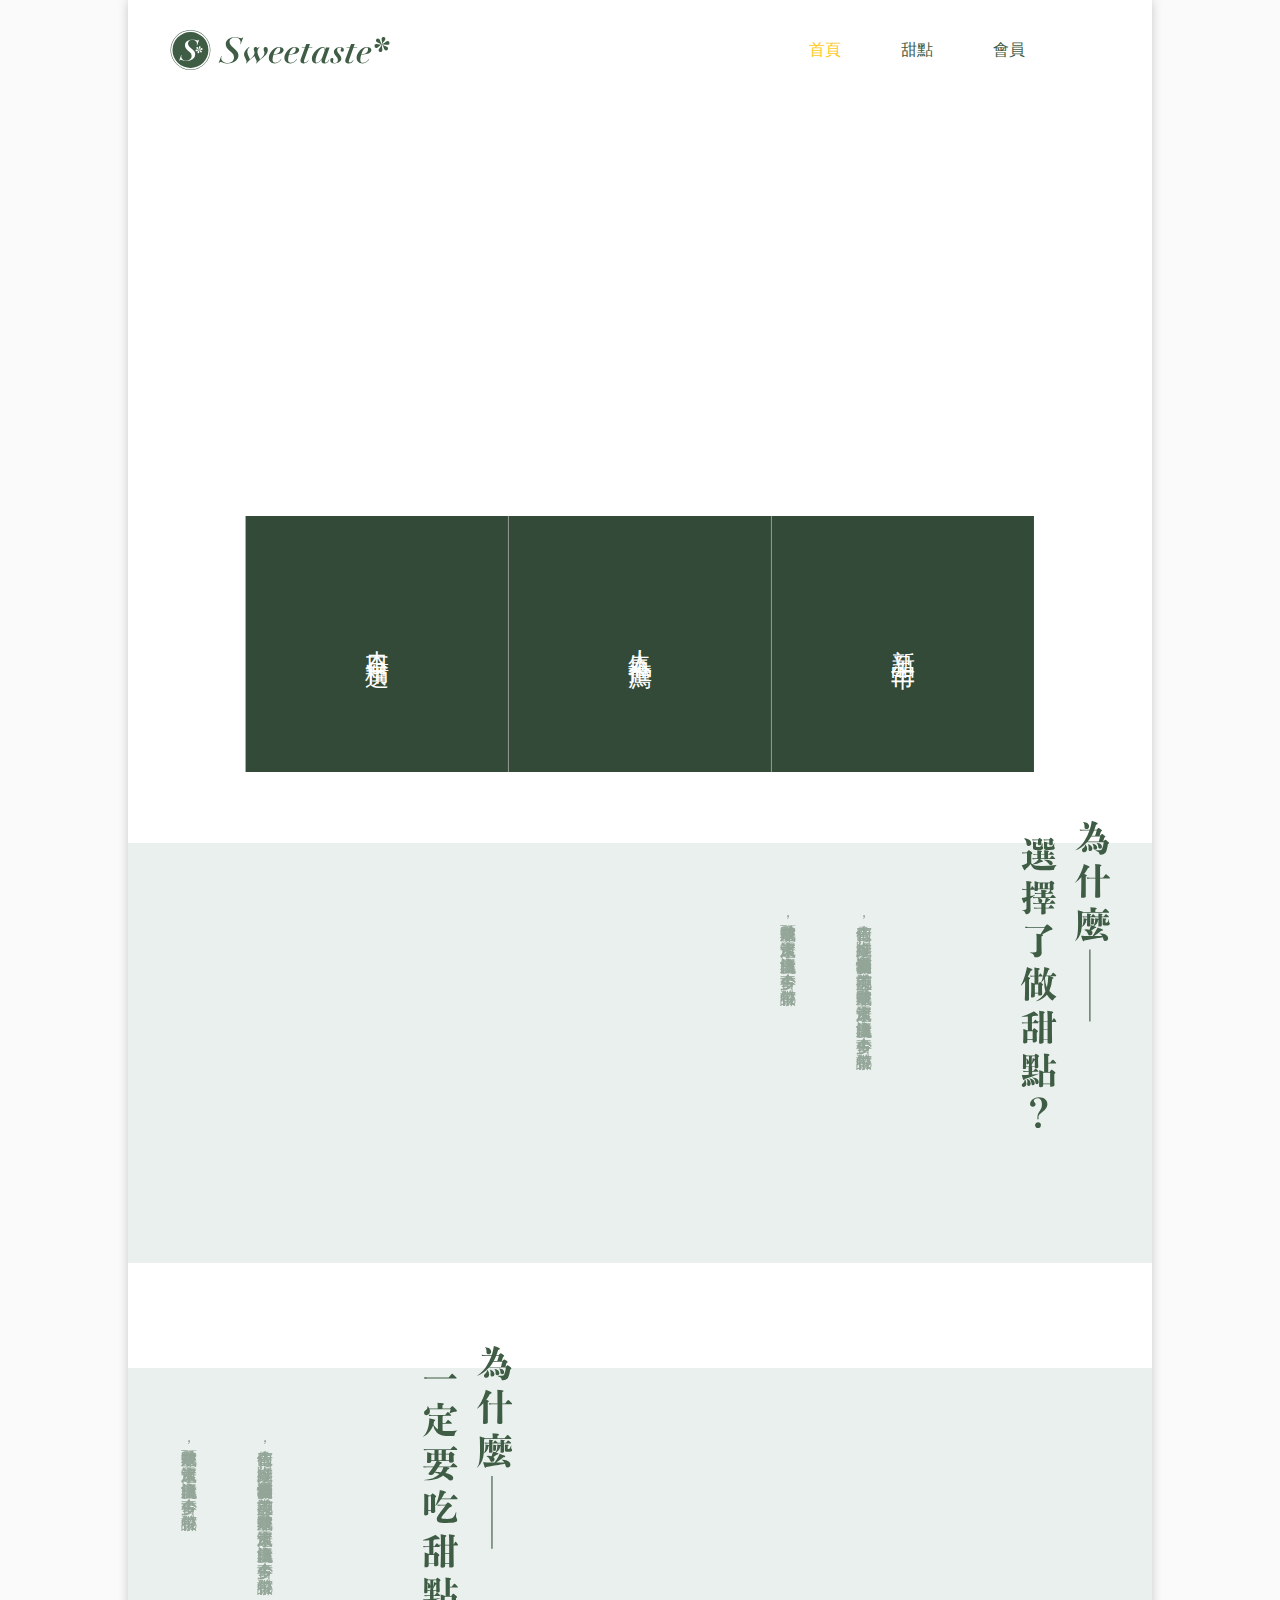
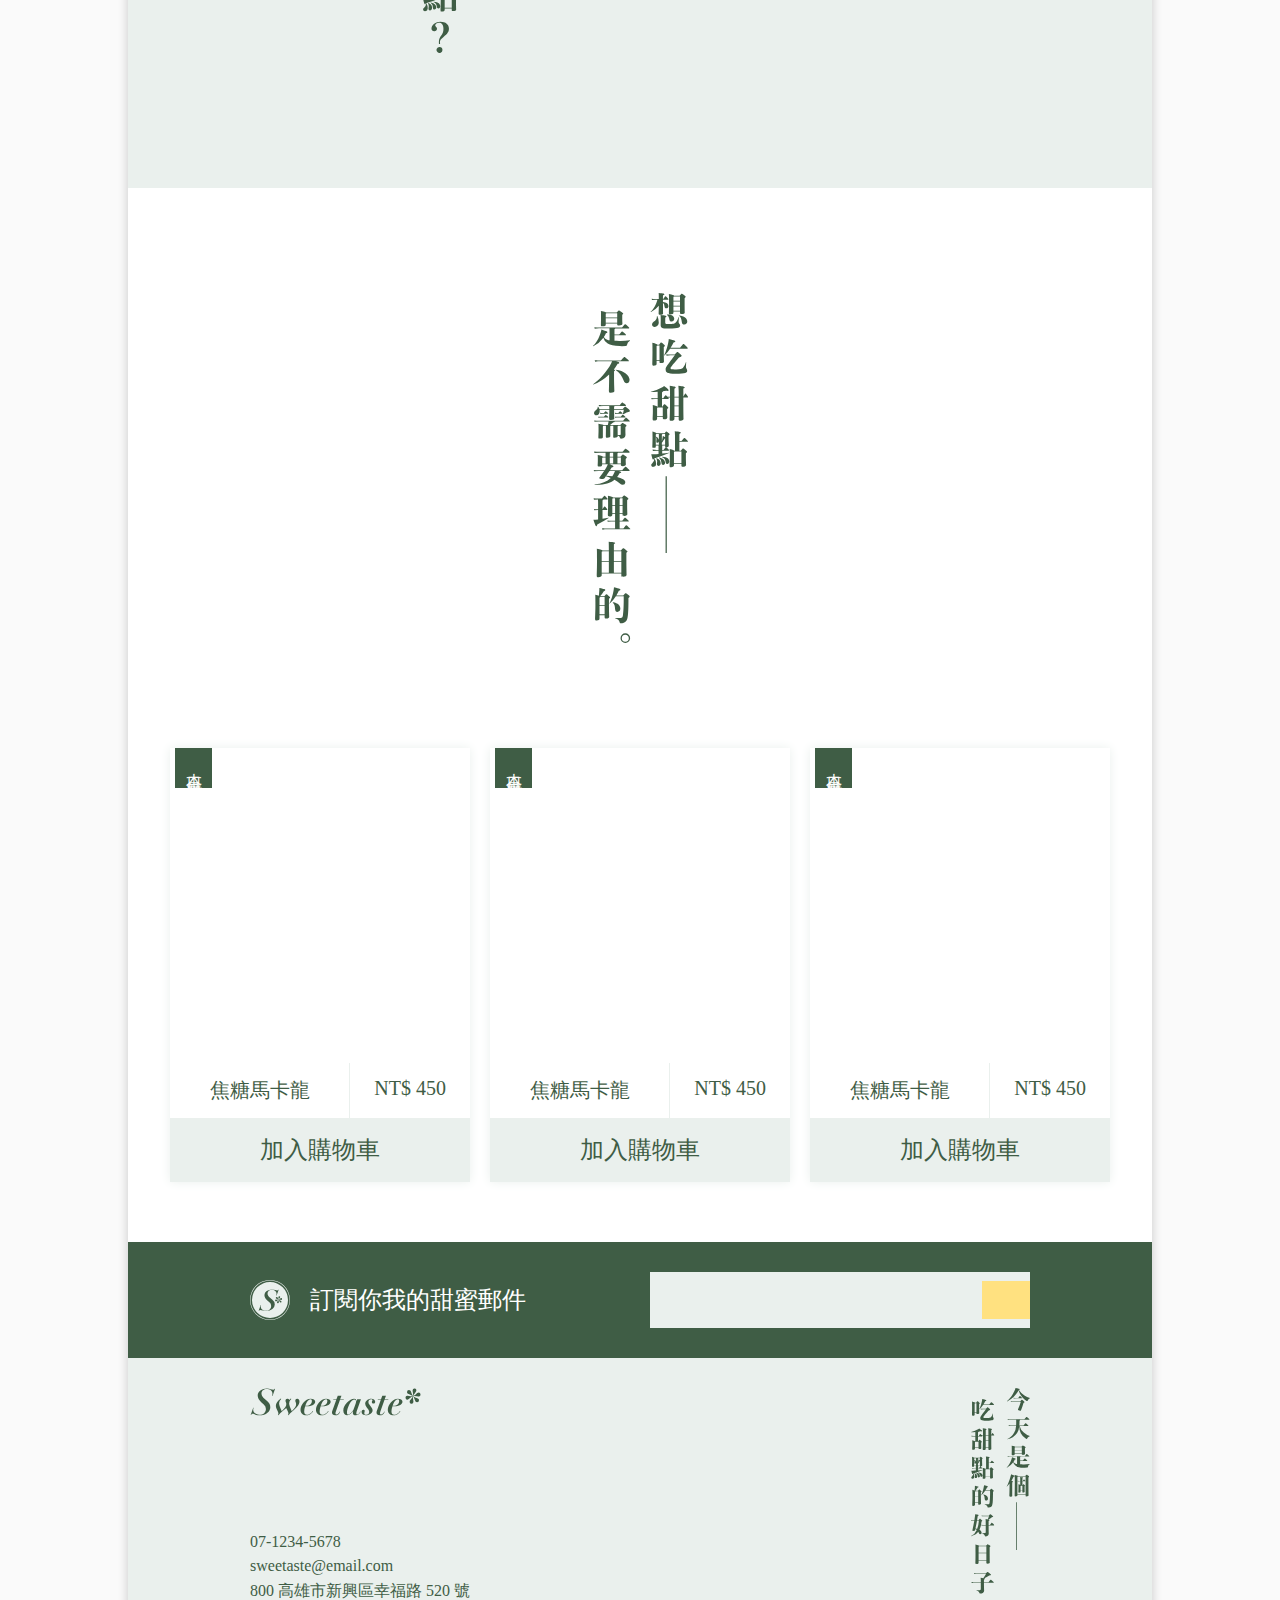
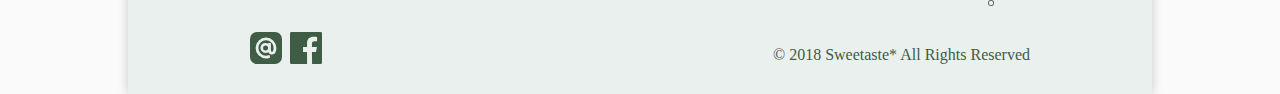
<file: index.html>
<!DOCTYPE html>
<html lang="en">

<head>
  <meta charset="UTF-8">
  <meta name="viewport" content="width=device-width, initial-scale=1.0">
  <meta http-equiv="X-UA-Compatible" content="ie=edge">
  <title>Sweetaste*</title>
  <link rel="stylesheet" href="https://use.fontawesome.com/releases/v5.3.1/css/all.css" integrity="sha384-mzrmE5qonljUremFsqc01SB46JvROS7bZs3IO2EmfFsd15uHvIt+Y8vEf7N7fWAU" crossorigin="anonymous">
  <link rel="stylesheet" href="stylesheets/index.css">
  <script src="js/all.js"></script>
</head>

<body>
  <div class="wrapper">
    <header class="desktop-section-padding navigation">
      <div class="button menu-button"><div></div></div>
      <a class="button logo" href="index.html">
        <div class="img"></div>
      </a>
      <nav>
        <a class="button active" href="javascript: void(0)">首頁</a>
        <a class="button" href="product.html">甜點</a>
        <a class="button" href="member.html">會員</a>
      </nav>
      <a class="button cart-button" href="#"><i class="fas fa-shopping-cart"></i></a>
    </header>
    <section class="banner desktop-section-padding">
      <div class="img" style="background-image: url('https://bit.ly/2OhbMHr')"></div>
      <div class="banner-list">
        <div class="banner-item">
          <div class="img" style="background-image: url('https://bit.ly/2R5tqwD')"></div>
          <div class="mask"></div>
          <h3>本日精選</h3>
        </div>
        <div class="banner-item">
          <div class="img" style="background-image: url('https://bit.ly/2Dwoxd7')"></div>
          <div class="mask"></div>
          <h3>人氣推薦</h3>
        </div>
        <div class="banner-item">
          <div class="img" style="background-image: url('https://bit.ly/2OUteif')"></div>
          <div class="mask"></div>
          <h3>新品上市</h3>
        </div>
      </div>
    </section>

    <section class="intro desktop-section-padding bg-light mb-section-response">
      <div class="img" style="background-image: url(https://bit.ly/2xPn7Eq)"></div>
      <div class="text-content">
        <p>青山依舊在，幾度夕陽紅。慣看秋月春一壺濁酒喜相逢，浪花淘盡英雄。是非成敗轉頭空，滾滾長江東逝水，白髮漁樵江渚上，古今多少事，都付笑談中。<br><br>是非成敗轉頭空，滾滾長江東逝水，白髮漁樵江渚上，古今多少事，都付笑談中。</p>
      </div>
      <div id="make-dessert" class="img text"></div>
    </section>

    <section class="intro intro-last desktop-section-padding bg-light mb-section-response">
      <div class="text-content">
        <p>青山依舊在，幾度夕陽紅。慣看秋月春一壺濁酒喜相逢，浪花淘盡英雄。是非成敗轉頭空，滾滾長江東逝水，白髮漁樵江渚上，古今多少事，都付笑談中。<br><br>是非成敗轉頭空，滾滾長江東逝水，白髮漁樵江渚上，古今多少事，都付笑談中。</p>
      </div>
      <div id="eat-dessert" class="img text"></div>
      <div class="img" style="background-image: url(https://bit.ly/2zzAQS4)"></div>
    </section>

    <section class="section-wanna-eat mb-section-response">
      <div id="wanna-eat" class="img text"></div>
    </section>

    <div class="desktop-section-padding mb-60-response-30">
      <ul class="product-list">
        <li class="product-item">
          <div class="img" style="background-image: url(https://bit.ly/2zBjQuq)">
            <div class="daily-selected bg-dark">本日精選</div>
            <div class="heart button"><i class="far fa-heart"></i></div>
          </div>
          <div class="name-price">
            <div class="name">焦糖馬卡龍</div>
            <div class="price">450</div>
          </div>
          <button class="bg-light">加入購物車</button>
        </li>
        <li class="product-item mobile-hidden">
          <div class="img" style="background-image: url(https://bit.ly/2QbVsVR)">
            <div class="daily-selected bg-dark">本日精選</div>
            <div class="heart button"><i class="far fa-heart"></i></div>
          </div>
          <div class="name-price">
            <div class="name">焦糖馬卡龍</div>
            <div class="price">450</div>
          </div>
          <button class="bg-light">加入購物車</button>
        </li>
        <li class="product-item mobile-hidden">
          <div class="img" style="background-image: url(https://bit.ly/2zBDAxX)">
            <div class="daily-selected bg-dark">本日精選</div>
            <div class="heart button"><i class="far fa-heart"></i></div>
          </div>
          <div class="name-price">
            <div class="name">焦糖馬卡龍</div>
            <div class="price">450</div>
          </div>
          <button class="bg-light">加入購物車</button>
        </li>
      </ul>
    </div>

    <footer>
      <div class="follow bg-dark">
        <div class="title">
          <img class="logo" src="images/logo-light.svg" width="40px" height="40px">
          <h3 class="m-0">訂閱你我的甜蜜郵件</h3>
        </div>
        <div class="input-group bg-light">
          <i class="fas fa-envelope"></i>
          <input type="email">
          <button class="button bg-secondary"><i class="fas fa-arrow-right"></i></button>
        </div>
      </div>
      <div class="info bg-light">
        <img class="text mobile-hidden" src="images/sm-今天是個吃甜點的好日子.svg" width="59px">
        <img src="images/logotype.svg" class="logo" width="171px">
        <h6>07-1234-5678</h6>
        <h6>sweetaste@email.com</h6>
        <h6 class="mb-30">800 高雄市新興區幸福路 520 號</h6>
        <div class="community-copyright">
          <div class="community-list">
            <a href="#"><img src="images/ic-line@.svg" width="32px" height="32px"></a>
            <a href="#"><img src="images/ic-facebook.svg" width="32px" height="32px"></a>
          </div>
          <h6 class="copyright">© 2018 Sweetaste* All Rights Reserved</h6>
        </div>
      </div>
    </footer>
  </div>

</body>

</html>
</file>
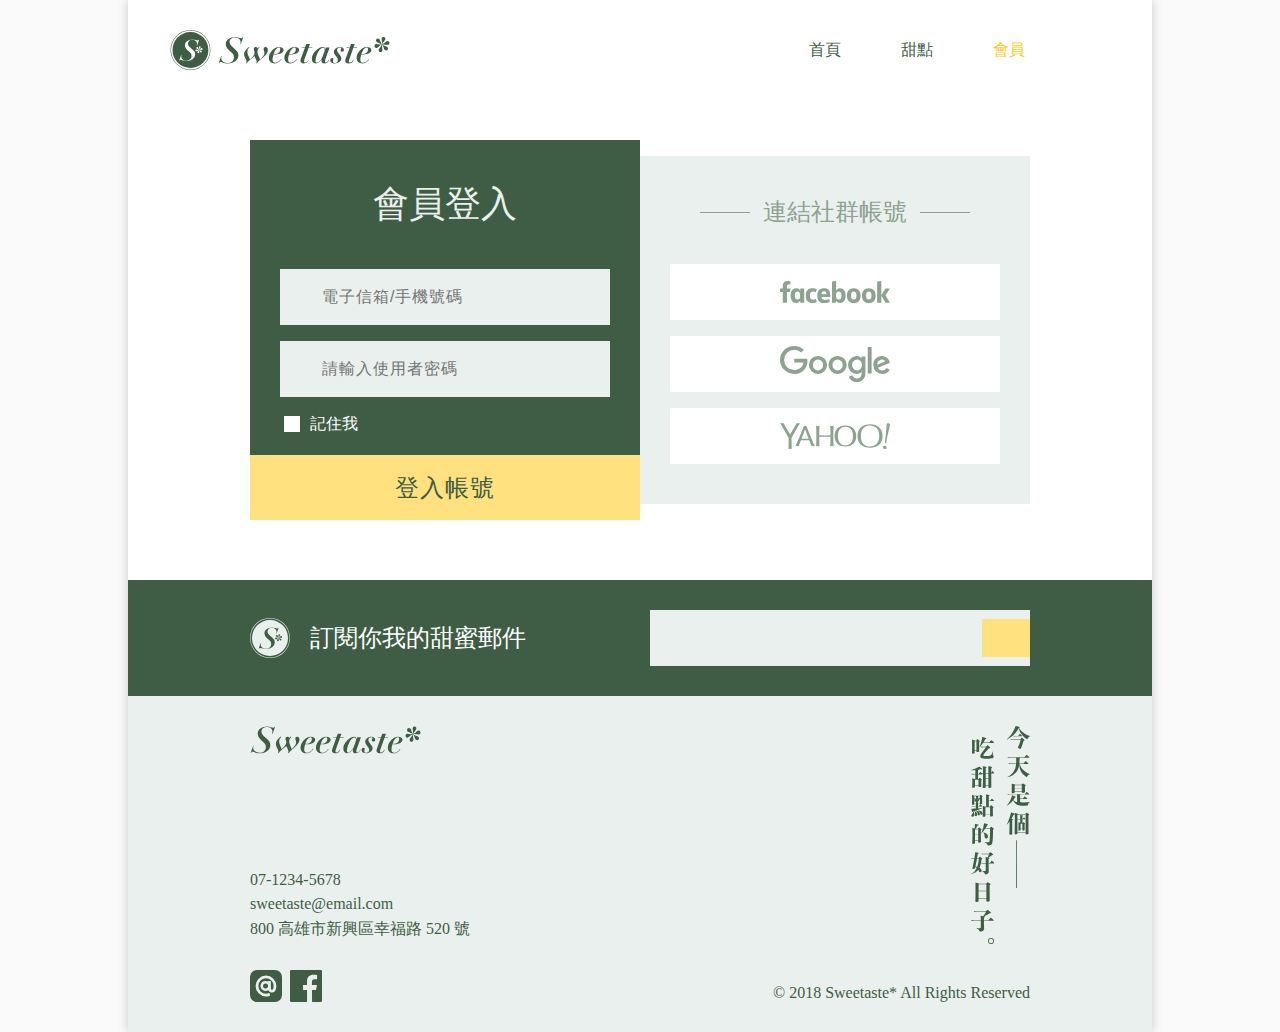
<file: member.html>
<!DOCTYPE html>
<html lang="en">

<head>
  <meta charset="UTF-8">
  <meta name="viewport" content="width=device-width, initial-scale=1.0">
  <meta http-equiv="X-UA-Compatible" content="ie=edge">
  <title>Sweetaste*</title>
  <link rel="stylesheet" href="https://use.fontawesome.com/releases/v5.3.1/css/all.css" integrity="sha384-mzrmE5qonljUremFsqc01SB46JvROS7bZs3IO2EmfFsd15uHvIt+Y8vEf7N7fWAU" crossorigin="anonymous">
  <link rel="stylesheet" href="stylesheets/member.css">
  <script src="js/all.js"></script>
</head>

<body>
  <div class="wrapper">
    <header class="desktop-section-padding navigation">
      <div class="button menu-button"><div></div></div>
      <a class="button logo" href="index.html">
        <div class="img"></div>
      </a>
      <nav>
        <a class="button" href="index.html">首頁</a>
        <a class="button" href="product.html">甜點</a>
        <a class="button active" href="javascript: void(0)">會員</a>
      </nav>
      <a class="button cart-button" href="#"><i class="fas fa-shopping-cart"></i></a>
    </header>

    <section class="member">
      <div class="login bg-dark">
        <h2>會員登入</h2>
        <form>
          <div class="input-content">
            <div class="input-group bg-light">
              <i class="fas fa-user"></i>
              <input class="width-100p" type="text" placeholder="電子信箱/手機號碼">
            </div>
            
            <div class="input-group bg-light">
              <i class="fas fa-key"></i>
              <input class="width-100p" type="password" placeholder="請輸入使用者密碼">
            </div>
            
            <div class="remember-group">
              <input type="checkbox" name="remember" id="remember">
              <label class="button" for="remember">記住我</label>
            </div>
          </div>
          <input class="button bg-secondary" type="submit" value="登入帳號">
        </form>
      </div>
      <div class="connect bg-light">
        <div class="title mobile-hidden">
          <h3>連結社群帳號</h3>
        </div>
        <div class="button connect-button">
          <img src="images/ic-facebook-logotype.svg">
        </div>
        <div class="button connect-button">
          <img src="images/ic-google.svg">
        </div>
        <div class="button connect-button">
          <img src="images/ic-yahoo.svg">
        </div>
      </div>
    </section>
    

    <footer>
      <div class="follow bg-dark">
        <div class="title">
          <img class="logo" src="images/logo-light.svg" width="40px" height="40px">
          <h3 class="m-0">訂閱你我的甜蜜郵件</h3>
        </div>
        <div class="input-group bg-light">
          <i class="fas fa-envelope"></i>
          <input type="email">
          <button class="button bg-secondary"><i class="fas fa-arrow-right"></i></button>
        </div>
      </div>
      <div class="info bg-light">
        <img class="text mobile-hidden" src="images/sm-今天是個吃甜點的好日子.svg" width="59px">
        <img src="images/logotype.svg" class="logo" width="171px">
        <h6>07-1234-5678</h6>
        <h6>sweetaste@email.com</h6>
        <h6 class="mb-30">800 高雄市新興區幸福路 520 號</h6>
        <div class="community-copyright">
          <div class="community-list">
            <a href="#"><img src="images/ic-line@.svg" width="32px" height="32px"></a>
            <a href="#"><img src="images/ic-facebook.svg" width="32px" height="32px"></a>
          </div>
          <h6 class="copyright">© 2018 Sweetaste* All Rights Reserved</h6>
        </div>
      </div>
    </footer>
  </div>

</body>

</html>
</file>
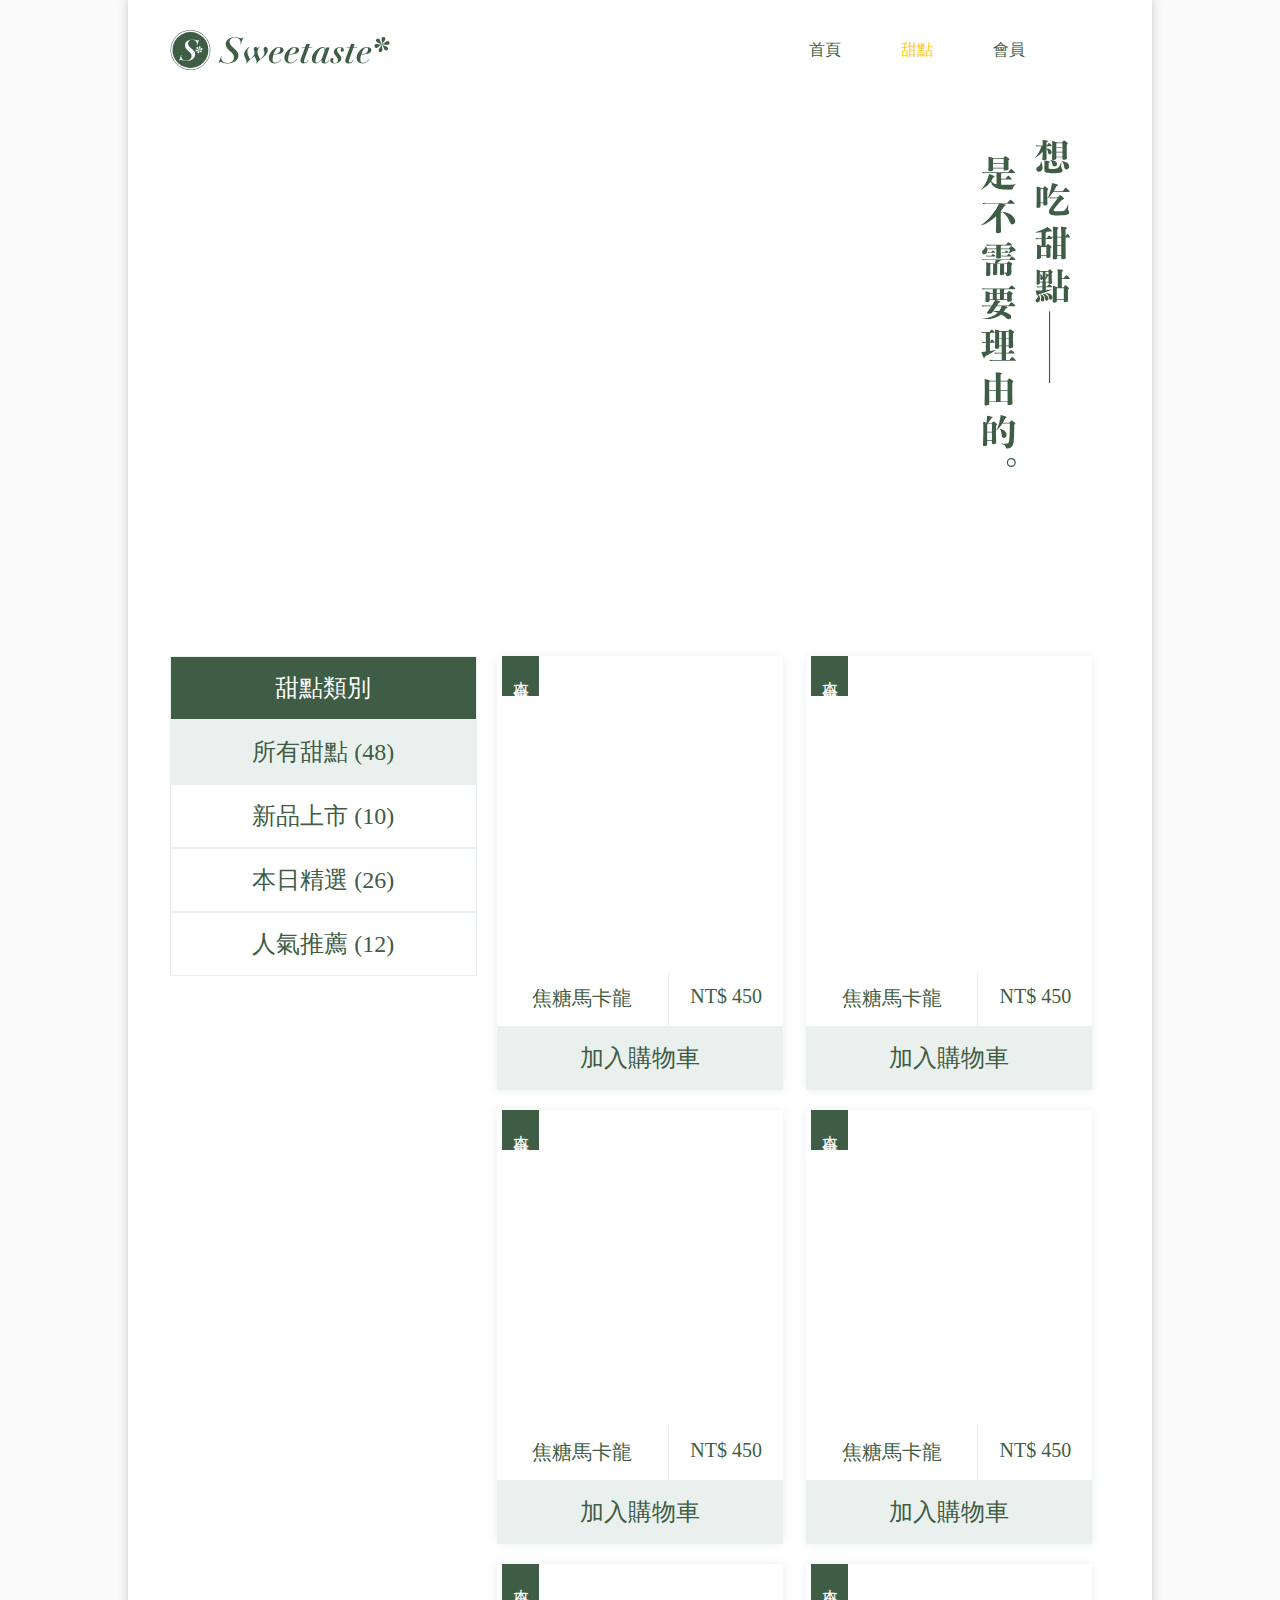
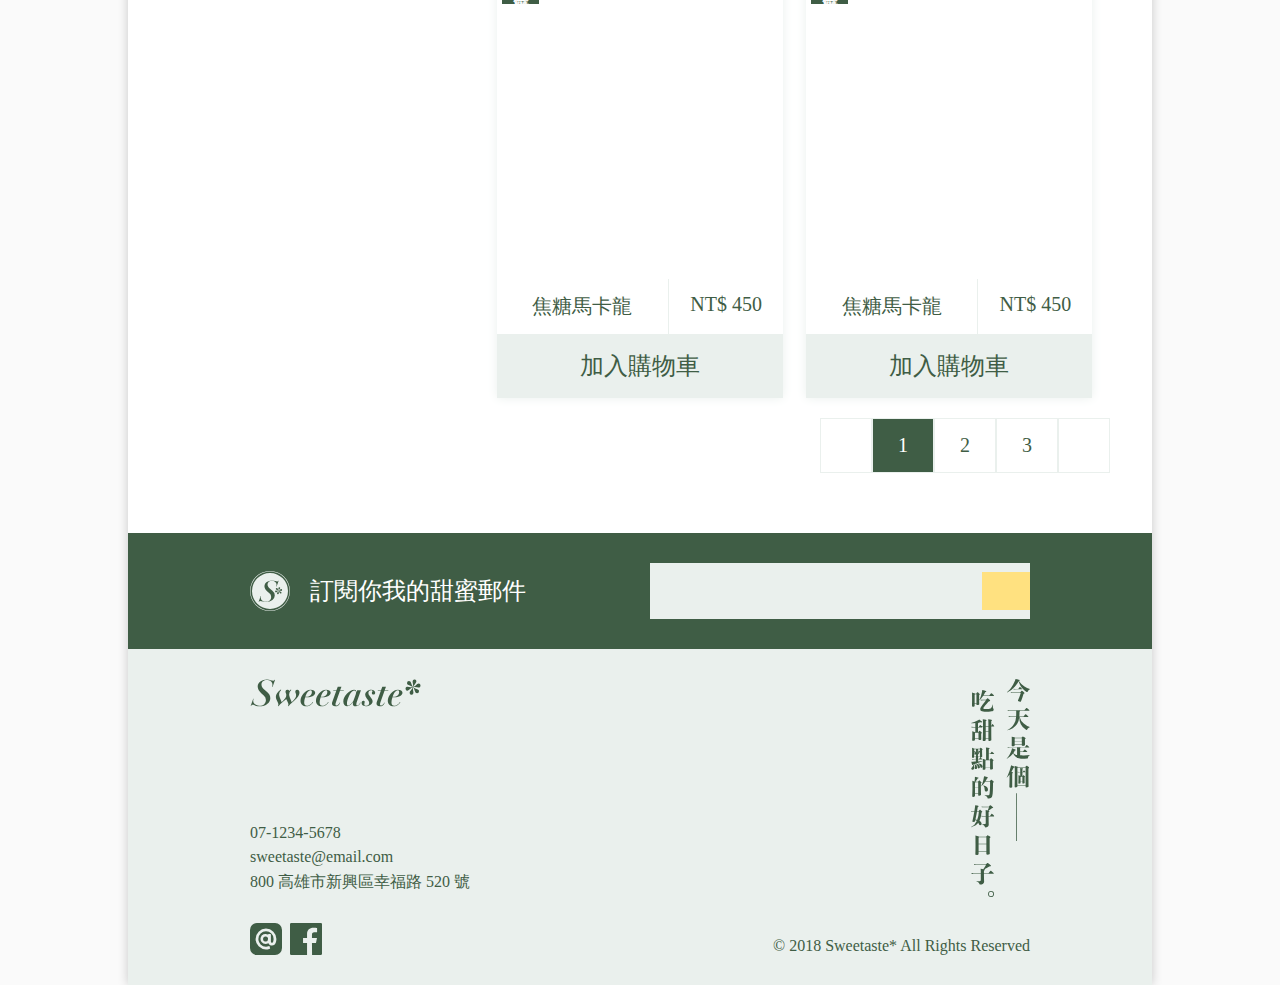
<file: product.html>
<!DOCTYPE html>
<html lang="en">

<head>
  <meta charset="UTF-8">
  <meta name="viewport" content="width=device-width, initial-scale=1.0">
  <meta http-equiv="X-UA-Compatible" content="ie=edge">
  <title>Sweetaste*</title>
  <link rel="stylesheet" href="https://use.fontawesome.com/releases/v5.3.1/css/all.css" integrity="sha384-mzrmE5qonljUremFsqc01SB46JvROS7bZs3IO2EmfFsd15uHvIt+Y8vEf7N7fWAU" crossorigin="anonymous">
  <link rel="stylesheet" href="stylesheets/product.css">
  <script src="js/all.js"></script>
</head>

<body>
  <div class="wrapper">
    <header class="desktop-section-padding navigation">
      <div class="button menu-button"><div></div></div>
      <a class="button logo" href="index.html">
        <div class="img"></div>
      </a>
      <nav>
        <a class="button" href="index.html">首頁</a>
        <a class="button active" href="javascript: void(0)">甜點</a>
        <a class="button" href="member.html">會員</a>
      </nav>
      <a class="button cart-button" href="#"><i class="fas fa-shopping-cart"></i></a>
    </header>

    <section class="banner desktop-section-padding">
      <div class="img" style="background-image: url('https://bit.ly/2Qodh3Z')"></div>
      <img src="images/lg-想吃甜點是不需要理由的.svg" class="text">
    </section>

    <section class="product desktop-section-padding mb-60-response-30">
      <ul class="product-menu mb-30">
        <li class="product-menu-list title bg-dark">甜點類別</li>
        <li class="button product-menu-list active">所有甜點 (48)</li>
        <li class="button product-menu-list">新品上市 (10)</li>
        <li class="button product-menu-list">本日精選 (26)</li>
        <li class="button product-menu-list">人氣推薦 (12)</li>
      </ul>
      <div class="product-content">
          <ul class="product-item-list">
            <li class="product-item">
              <div class="img" style="background-image: url(https://bit.ly/2zBDAxX)">
                <div class="daily-selected bg-dark">本日精選</div>
                <div class="heart button"><i class="far fa-heart"></i></div>
              </div>
              <div class="name-price">
                <div class="name">焦糖馬卡龍</div>
                <div class="price">450</div>
              </div>
              <button class="bg-light">加入購物車</button>
            </li>
    
            <li class="product-item">
              <div class="img" style="background-image: url(https://bit.ly/2QiWeQW)">
                <div class="daily-selected bg-dark">本日精選</div>
                <div class="heart button"><i class="far fa-heart"></i></div>
              </div>
              <div class="name-price">
                <div class="name">焦糖馬卡龍</div>
                <div class="price">450</div>
              </div>
              <button class="bg-light">加入購物車</button>
            </li>
    
            <li class="product-item">
              <div class="img" style="background-image: url(https://bit.ly/2xPn7Eq)">
                <div class="daily-selected bg-dark">本日精選</div>
                <div class="heart button"><i class="far fa-heart"></i></div>
              </div>
              <div class="name-price">
                <div class="name">焦糖馬卡龍</div>
                <div class="price">450</div>
              </div>
              <button class="bg-light">加入購物車</button>
            </li>

            <li class="product-item">
              <div class="img" style="background-image: url(https://bit.ly/2zBDAxX)">
                <div class="daily-selected bg-dark">本日精選</div>
                <div class="heart button"><i class="far fa-heart"></i></div>
              </div>
              <div class="name-price">
                <div class="name">焦糖馬卡龍</div>
                <div class="price">450</div>
              </div>
              <button class="bg-light">加入購物車</button>
            </li>
    
            <li class="product-item">
              <div class="img" style="background-image: url(https://bit.ly/2QiWeQW)">
                <div class="daily-selected bg-dark">本日精選</div>
                <div class="heart button"><i class="far fa-heart"></i></div>
              </div>
              <div class="name-price">
                <div class="name">焦糖馬卡龍</div>
                <div class="price">450</div>
              </div>
              <button class="bg-light">加入購物車</button>
            </li>
    
            <li class="product-item">
              <div class="img" style="background-image: url(https://bit.ly/2xPn7Eq)">
                <div class="daily-selected bg-dark">本日精選</div>
                <div class="heart button"><i class="far fa-heart"></i></div>
              </div>
              <div class="name-price">
                <div class="name">焦糖馬卡龍</div>
                <div class="price">450</div>
              </div>
              <button class="bg-light">加入購物車</button>
            </li>
          </ul>

          <ul class="page-label-list">
            <li class="page-label button"><i class="fas fa-caret-left"></i></li>
            <li class="page-label button active">1</li>
            <li class="page-label button">2</li>
            <li class="page-label button">3</li>
            <li class="page-label button"><i class="fas fa-caret-right"></i></li>
          </ul>
      </div>

      
    </section>
    

    <footer>
      <div class="follow bg-dark">
        <div class="title">
          <img class="logo" src="images/logo-light.svg" width="40px" height="40px">
          <h3 class="m-0">訂閱你我的甜蜜郵件</h3>
        </div>
        <div class="input-group bg-light">
          <i class="fas fa-envelope"></i>
          <input type="email">
          <button class="button bg-secondary"><i class="fas fa-arrow-right"></i></button>
        </div>
      </div>
      <div class="info bg-light">
        <img class="text mobile-hidden" src="images/sm-今天是個吃甜點的好日子.svg" width="59px">
        <img src="images/logotype.svg" class="logo" width="171px">
        <h6>07-1234-5678</h6>
        <h6>sweetaste@email.com</h6>
        <h6 class="mb-30">800 高雄市新興區幸福路 520 號</h6>
        <div class="community-copyright">
          <div class="community-list">
            <a href="#"><img src="images/ic-line@.svg" width="32px" height="32px"></a>
            <a href="#"><img src="images/ic-facebook.svg" width="32px" height="32px"></a>
          </div>
          <h6 class="copyright">© 2018 Sweetaste* All Rights Reserved</h6>
        </div>
      </div>
    </footer>
  </div>

</body>

</html>
</file>
<file: stylesheets/index.css>
@charset "UTF-8";
html {
  font-size: 10px;
  font-family: '微軟正黑體';
  color: #3F5D45;
  background-color: #fafafa;
}

html, body {
  margin: 0;
}

h1, h2, h3, h4, h5, h6, p {
  margin: 0;
  margin-bottom: 0.6rem;
}

h3 {
  font-size: 2.4rem;
  font-weight: 400;
}

h6 {
  font-size: 1.6rem;
  font-weight: 400;
}

p {
  font-size: 1.6rem;
}

span {
  font-size: 1.6rem;
}

a {
  text-decoration: none;
  font-size: 1.6rem;
}

ul {
  padding: 0;
  list-style: none;
  margin: 0;
}

input {
  outline: none;
  background: transparent;
  border: none;
  color: inherit;
  font-size: inherit;
  letter-spacing: 0.1rem;
}

.wrapper {
  max-width: 1024px;
  margin: 0 auto;
  padding-top: 20px;
  background-color: #fff;
  overflow: visible;
  -webkit-box-shadow: 0 0 10px rgba(0, 0, 0, 0.2);
          box-shadow: 0 0 10px rgba(0, 0, 0, 0.2);
}

.m-0 {
  margin: 0;
}

.mb-30 {
  margin-bottom: 30px;
}

.mb-60 {
  margin-bottom: 60px;
}

.mb-60-response-30 {
  margin-bottom: 60px;
}

.mb-section-response {
  margin-bottom: 105px;
}

.desktop-section-padding {
  padding: 0 42px;
}

.width-100p {
  width: 100%;
}

.button, button {
  cursor: pointer;
  -webkit-transition: all 0.3s;
  transition: all 0.3s;
  -webkit-user-select: none;
     -moz-user-select: none;
      -ms-user-select: none;
          user-select: none;
  outline: none;
  border: none;
}

.button:hover, button:hover {
  opacity: 0.7;
}

.button:active, button:active {
  opacity: 1;
}

.img {
  background-size: cover;
  background-position: center center;
}

.bg-dark {
  background-color: #3F5D45;
  color: #fff;
}

.bg-light {
  background-color: #EAF0ED;
  color: #3F5D45;
}

.bg-secondary {
  background-color: #FFE180;
  color: #3F5D45;
}

header {
  display: -webkit-box;
  display: -ms-flexbox;
  display: flex;
  -webkit-box-align: center;
      -ms-flex-align: center;
          align-items: center;
  background-color: #fff;
  height: 60px;
  position: -webkit-sticky;
  position: sticky;
  top: 0;
  left: 0;
  z-index: 999;
}

header .menu-button {
  width: 18px;
  height: 12px;
  padding: 5px;
  display: none;
  -webkit-box-pack: center;
      -ms-flex-pack: center;
          justify-content: center;
  -webkit-box-align: stretch;
      -ms-flex-align: stretch;
          align-items: stretch;
  -webkit-box-orient: vertical;
  -webkit-box-direction: normal;
      -ms-flex-direction: column;
          flex-direction: column;
}

header .menu-button > div {
  width: 100%;
  height: 2px;
  background-color: #3F5D45;
  border-radius: 1px;
  position: relative;
}

header .menu-button > div::before, header .menu-button > div::after {
  content: '';
  display: block;
  width: 100%;
  height: 2px;
  background-color: #3F5D45;
  border-radius: 1px;
  position: absolute;
  left: 0;
  -webkit-transition: 0.4s;
  transition: 0.4s;
}

header .menu-button > div::before {
  top: -6px;
}

header .menu-button > div::after {
  bottom: -6px;
}

header .logo .img {
  width: 220px;
  height: 40px;
  background-image: url("../images/logo-all-dark.svg");
}

header nav {
  display: -webkit-box;
  display: -ms-flexbox;
  display: flex;
  -webkit-box-pack: center;
      -ms-flex-pack: center;
          justify-content: center;
  -webkit-box-align: center;
      -ms-flex-align: center;
          align-items: center;
  margin-left: auto;
  -webkit-transition: all 0.5s;
  transition: all 0.5s;
}

header nav a {
  color: inherit;
  padding: 5px 20px;
  margin-left: 20px;
}

header nav .active {
  color: #ffc91a;
}

.cart-button {
  color: inherit;
  font-size: 20px;
  padding: 5px;
  margin-left: 55px;
}

footer > div {
  padding: 30px 122px;
}

footer .follow {
  height: 116px;
  display: -webkit-box;
  display: -ms-flexbox;
  display: flex;
  -webkit-box-pack: start;
      -ms-flex-pack: start;
          justify-content: flex-start;
  -webkit-box-align: center;
      -ms-flex-align: center;
          align-items: center;
  -webkit-box-sizing: border-box;
          box-sizing: border-box;
}

footer .follow .title {
  display: -webkit-box;
  display: -ms-flexbox;
  display: flex;
  -webkit-box-pack: center;
      -ms-flex-pack: center;
          justify-content: center;
  -webkit-box-align: center;
      -ms-flex-align: center;
          align-items: center;
}

footer .follow .logo {
  margin-right: 20px;
}

footer .input-group {
  -webkit-box-flex: 380px;
      -ms-flex: 380px;
          flex: 380px;
  -webkit-box-flex: 0;
      -ms-flex-positive: 0;
          flex-grow: 0;
  height: 100%;
  margin-left: auto;
  display: -webkit-box;
  display: -ms-flexbox;
  display: flex;
  font-size: 20px;
  -webkit-box-pack: center;
      -ms-flex-pack: center;
          justify-content: center;
  -webkit-box-align: center;
      -ms-flex-align: center;
          align-items: center;
}

footer .input-group > i {
  margin: 0 15px;
}

footer input {
  width: 100%;
  height: 100%;
  font-size: inherit;
}

footer button {
  color: inherit;
  font-size: 16px;
  padding: 19px 24px;
}

footer .info {
  position: relative;
}

footer .info .logo {
  margin-bottom: 115px;
}

footer .text {
  position: absolute;
  top: 30px;
  right: 122px;
}

footer .community-copyright {
  display: -webkit-box;
  display: -ms-flexbox;
  display: flex;
  -webkit-box-pack: start;
      -ms-flex-pack: start;
          justify-content: flex-start;
  -webkit-box-align: center;
      -ms-flex-align: center;
          align-items: center;
}

footer .community-copyright .community-list {
  display: -webkit-box;
  display: -ms-flexbox;
  display: flex;
}

footer .community-copyright .community-list a {
  margin-right: 8px;
  display: -webkit-box;
  display: -ms-flexbox;
  display: flex;
  -webkit-box-pack: center;
      -ms-flex-pack: center;
          justify-content: center;
  -webkit-box-align: center;
      -ms-flex-align: center;
          align-items: center;
}

footer .community-copyright .copyright {
  margin-bottom: 0;
  margin-left: auto;
  -ms-flex-item-align: end;
      align-self: flex-end;
}

@media (max-width: 414px) {
  .mobile-hidden {
    display: none;
  }
  .desktop-section-padding {
    padding: 0;
  }
  .mb-section-response {
    margin-bottom: 120px;
  }
  .mb-60-response-30 {
    margin-bottom: 30px;
  }
  header {
    -ms-flex-pack: distribute;
        justify-content: space-around;
  }
  header .logo .img {
    width: 115px;
    height: 20px;
    background-image: url("../images/logotype-sm-dark.svg");
    background-repeat: no-repeat;
    background-size: contain;
  }
  header nav {
    position: absolute;
    top: 99%;
    left: 0;
    -webkit-box-orient: vertical;
    -webkit-box-direction: normal;
        -ms-flex-direction: column;
            flex-direction: column;
    width: 100%;
    height: 0;
    overflow: hidden;
    background-color: #fff;
  }
  header nav a {
    display: block;
    -webkit-box-sizing: border-box;
            box-sizing: border-box;
    margin: 0;
    width: 100%;
    padding: 15px;
  }
  header nav a:not(:last-child) {
    border-bottom: 1px solid #3F5D45;
  }
  header .cart-button {
    margin: 0;
  }
  header .menu-button {
    display: -webkit-box;
    display: -ms-flexbox;
    display: flex;
  }
  header .menu-button > div {
    -webkit-transition: background-color 1s;
    transition: background-color 1s;
  }
  header.menu-open nav {
    height: 160px;
  }
  header.menu-open .menu-button > div {
    background-color: transparent;
    -webkit-transition: initial;
    transition: initial;
  }
  header.menu-open .menu-button > div::before, header.menu-open .menu-button > div::after {
    top: 0;
    left: 50%;
    width: 110%;
  }
  header.menu-open .menu-button > div::before {
    -webkit-transform: translateX(-50%) rotate(225deg);
            transform: translateX(-50%) rotate(225deg);
  }
  header.menu-open .menu-button > div::after {
    -webkit-transform: translateX(-50%) rotate(-225deg);
            transform: translateX(-50%) rotate(-225deg);
  }
  footer > div {
    padding: 30px;
  }
  footer .follow {
    height: auto;
    -webkit-box-orient: vertical;
    -webkit-box-direction: normal;
        -ms-flex-direction: column;
            flex-direction: column;
    -webkit-box-align: stretch;
        -ms-flex-align: stretch;
            align-items: stretch;
  }
  footer .title {
    -webkit-box-flex: 1;
        -ms-flex: 1;
            flex: 1;
  }
  footer .input-group {
    -webkit-box-flex: 1;
        -ms-flex: 1;
            flex: 1;
    margin-top: 30px;
    margin-left: 0;
  }
  footer .info .logo {
    margin-bottom: 40px;
  }
  footer .community-copyright {
    -webkit-box-orient: vertical;
    -webkit-box-direction: normal;
        -ms-flex-direction: column;
            flex-direction: column;
    -webkit-box-align: start;
        -ms-flex-align: start;
            align-items: flex-start;
  }
  footer .community-copyright .community-list {
    margin-bottom: 23px;
  }
  footer .community-copyright .copyright {
    margin: 0;
    -ms-flex-item-align: initial;
        -ms-grid-row-align: initial;
        align-self: initial;
  }
}

.product-item {
  -webkit-box-shadow: 0 0 10px #EAF0ED;
          box-shadow: 0 0 10px #EAF0ED;
}

.product-item .img {
  height: 315px;
  position: relative;
}

.product-item .daily-selected {
  position: absolute;
  top: 0;
  left: 5px;
  font-size: 1.6rem;
  letter-spacing: 0.4rem;
  color: #fff;
  padding: 12px 8px;
  -webkit-writing-mode: vertical-rl;
      -ms-writing-mode: tb-rl;
          writing-mode: vertical-rl;
}

.product-item .heart {
  position: absolute;
  top: 20px;
  right: 19px;
  font-size: 20px;
}

.product-item .name-price {
  font-size: 2rem;
  display: -webkit-box;
  display: -ms-flexbox;
  display: flex;
  text-align: center;
}

.product-item .name, .product-item .price {
  padding: 14px 0;
  background-color: #fff;
}

.product-item .name {
  -webkit-box-flex: 3;
      -ms-flex: 3;
          flex: 3;
  border-right: 1px solid #EAF0ED;
  font-weight: 300;
}

.product-item .price {
  -webkit-box-flex: 2;
      -ms-flex: 2;
          flex: 2;
  font-weight: 500;
}

.product-item .price::before {
  content: "NT$ ";
}

.product-item button {
  width: 100%;
  color: inherit;
  font-size: 2.4rem;
  padding: 16px 0;
}

.banner {
  position: relative;
  margin-top: 20px;
  margin-bottom: 247px;
}

.banner .img {
  height: 496px;
}

.banner-list {
  width: 77%;
  display: -webkit-box;
  display: -ms-flexbox;
  display: flex;
  position: absolute;
  top: 416px;
  left: 50%;
  -webkit-transform: translateX(-50%);
          transform: translateX(-50%);
}

.banner-item {
  position: relative;
  -webkit-box-flex: 1;
      -ms-flex: 1;
          flex: 1;
  height: 256px;
  background: #000;
  display: -webkit-box;
  display: -ms-flexbox;
  display: flex;
  -webkit-box-pack: center;
      -ms-flex-pack: center;
          justify-content: center;
  -webkit-box-align: center;
      -ms-flex-align: center;
          align-items: center;
  cursor: pointer;
  overflow: hidden;
}

.banner-item:not(:last-child) {
  border-right: 1px solid #fff;
}

.banner-item .img, .banner-item .mask {
  position: absolute;
  top: 50%;
  left: 50%;
  width: 120%;
  height: 120%;
  -webkit-transform: translate(-50%, -50%);
          transform: translate(-50%, -50%);
  z-index: 0;
}

.banner-item .img {
  -webkit-filter: blur(4px);
          filter: blur(4px);
  -webkit-transition: all 0.3s;
  transition: all 0.3s;
}

.banner-item .mask {
  background-color: #3F5D45;
  -webkit-transition: background-color 0.3s;
  transition: background-color 0.3s;
  opacity: 0.8;
}

.banner-item h3 {
  color: #fff;
  -webkit-writing-mode: vertical-rl;
      -ms-writing-mode: tb-rl;
          writing-mode: vertical-rl;
  letter-spacing: 0.5rem;
  -webkit-transition: color 0.3s;
  transition: color 0.3s;
  z-index: 1;
}

.banner-item:hover .img {
  width: 140%;
  height: 140%;
}

.banner-item:hover .mask {
  background-color: #FFE180;
}

.banner-item:hover h3 {
  color: #3F5D45;
}

.intro {
  height: 420px;
  display: -webkit-box;
  display: -ms-flexbox;
  display: flex;
  -webkit-box-pack: justify;
      -ms-flex-pack: justify;
          justify-content: space-between;
  -webkit-box-align: start;
      -ms-flex-align: start;
          align-items: flex-start;
}

.intro .text-content {
  -webkit-writing-mode: vertical-rl;
      -ms-writing-mode: tb-rl;
          writing-mode: vertical-rl;
  margin: 70px 0;
  opacity: 0.5;
  font-weight: 300;
  line-height: 38px;
}

.intro .text-content p {
  margin: 0;
}

.intro .img:not(.text) {
  width: 460px;
  height: 460px;
  margin-top: -20px;
}

.intro .img.text {
  width: 89px;
  height: 307px;
  margin-top: -22px;
  -ms-flex-negative: 0;
      flex-shrink: 0;
}

section.section-wanna-eat {
  display: -webkit-box;
  display: -ms-flexbox;
  display: flex;
  -webkit-box-pack: center;
      -ms-flex-pack: center;
          justify-content: center;
  height: auto;
}

#make-dessert {
  background-image: url("../images/lg-為什麼選擇了做甜點.svg");
}

#eat-dessert {
  background-image: url("../images/lg-為什麼一定要吃甜點.svg");
}

#wanna-eat {
  background-image: url("../images/lg-想吃甜點是不需要理由的.svg");
  width: 95px;
  height: 350px;
}

.product-list {
  display: -webkit-box;
  display: -ms-flexbox;
  display: flex;
}

.product-item {
  -webkit-box-flex: 1;
      -ms-flex: 1;
          flex: 1;
}

.product-item:not(:last-child) {
  margin-right: 20px;
}

@media (max-width: 414px) {
  html {
    font-size: 8.33px;
  }
  .banner {
    margin-bottom: 300px;
  }
  .banner .img {
    height: 277px;
  }
  .banner-list {
    width: 100%;
    top: 100%;
  }
  .banner-item {
    height: 180px;
  }
  .intro {
    position: relative;
    -webkit-box-orient: vertical;
    -webkit-box-direction: normal;
        -ms-flex-direction: column;
            flex-direction: column;
    height: auto;
  }
  .intro .img:not(.text) {
    width: 100%;
    height: 250px;
    margin-top: 0;
  }
  .intro .img.text {
    position: absolute;
    bottom: calc(100% + 30px);
    left: 50%;
    -webkit-transform: translateX(-50%);
            transform: translateX(-50%);
    width: 196px;
    height: 60px;
  }
  .intro .text-content {
    -webkit-writing-mode: initial;
        -ms-writing-mode: initial;
            writing-mode: initial;
    margin: 30px;
    line-height: 28px;
  }
  .intro.intro-last {
    margin-bottom: 30px;
    -webkit-box-orient: vertical;
    -webkit-box-direction: reverse;
        -ms-flex-direction: column-reverse;
            flex-direction: column-reverse;
  }
  .section-wanna-eat {
    margin-bottom: 30px;
  }
  #make-dessert {
    background-image: url("../images/sm-橫式-為什麼選擇了做甜點.svg");
  }
  #eat-dessert {
    background-image: url("../images/sm-橫式-為什麼一定要吃甜點.svg");
  }
  #wanna-eat {
    background-image: url("../images/sm-橫式-想吃甜點是不需要理由的.svg");
    background-size: contain;
    background-repeat: no-repeat;
    margin: 0 auto;
    width: 226px;
    height: 60px;
  }
  .product-list {
    padding: 0 30px;
  }
  .product-item:first-child {
    margin-right: 0;
  }
}
/*# sourceMappingURL=index.css.map */
</file>
<file: stylesheets/member.css>
@charset "UTF-8";
html {
  font-size: 10px;
  font-family: '微軟正黑體';
  color: #3F5D45;
  background-color: #fafafa;
}

html, body {
  margin: 0;
}

h1, h2, h3, h4, h5, h6, p {
  margin: 0;
  margin-bottom: 0.6rem;
}

h3 {
  font-size: 2.4rem;
  font-weight: 400;
}

h6 {
  font-size: 1.6rem;
  font-weight: 400;
}

p {
  font-size: 1.6rem;
}

span {
  font-size: 1.6rem;
}

a {
  text-decoration: none;
  font-size: 1.6rem;
}

ul {
  padding: 0;
  list-style: none;
  margin: 0;
}

input {
  outline: none;
  background: transparent;
  border: none;
  color: inherit;
  font-size: inherit;
  letter-spacing: 0.1rem;
}

.wrapper {
  max-width: 1024px;
  margin: 0 auto;
  padding-top: 20px;
  background-color: #fff;
  overflow: visible;
  -webkit-box-shadow: 0 0 10px rgba(0, 0, 0, 0.2);
          box-shadow: 0 0 10px rgba(0, 0, 0, 0.2);
}

.m-0 {
  margin: 0;
}

.mb-30 {
  margin-bottom: 30px;
}

.mb-60 {
  margin-bottom: 60px;
}

.mb-60-response-30 {
  margin-bottom: 60px;
}

.mb-section-response {
  margin-bottom: 105px;
}

.desktop-section-padding {
  padding: 0 42px;
}

.width-100p {
  width: 100%;
}

.button, button {
  cursor: pointer;
  -webkit-transition: all 0.3s;
  transition: all 0.3s;
  -webkit-user-select: none;
     -moz-user-select: none;
      -ms-user-select: none;
          user-select: none;
  outline: none;
  border: none;
}

.button:hover, button:hover {
  opacity: 0.7;
}

.button:active, button:active {
  opacity: 1;
}

.img {
  background-size: cover;
  background-position: center center;
}

.bg-dark {
  background-color: #3F5D45;
  color: #fff;
}

.bg-light {
  background-color: #EAF0ED;
  color: #3F5D45;
}

.bg-secondary {
  background-color: #FFE180;
  color: #3F5D45;
}

header {
  display: -webkit-box;
  display: -ms-flexbox;
  display: flex;
  -webkit-box-align: center;
      -ms-flex-align: center;
          align-items: center;
  background-color: #fff;
  height: 60px;
  position: -webkit-sticky;
  position: sticky;
  top: 0;
  left: 0;
  z-index: 999;
}

header .menu-button {
  width: 18px;
  height: 12px;
  padding: 5px;
  display: none;
  -webkit-box-pack: center;
      -ms-flex-pack: center;
          justify-content: center;
  -webkit-box-align: stretch;
      -ms-flex-align: stretch;
          align-items: stretch;
  -webkit-box-orient: vertical;
  -webkit-box-direction: normal;
      -ms-flex-direction: column;
          flex-direction: column;
}

header .menu-button > div {
  width: 100%;
  height: 2px;
  background-color: #3F5D45;
  border-radius: 1px;
  position: relative;
}

header .menu-button > div::before, header .menu-button > div::after {
  content: '';
  display: block;
  width: 100%;
  height: 2px;
  background-color: #3F5D45;
  border-radius: 1px;
  position: absolute;
  left: 0;
  -webkit-transition: 0.4s;
  transition: 0.4s;
}

header .menu-button > div::before {
  top: -6px;
}

header .menu-button > div::after {
  bottom: -6px;
}

header .logo .img {
  width: 220px;
  height: 40px;
  background-image: url("../images/logo-all-dark.svg");
}

header nav {
  display: -webkit-box;
  display: -ms-flexbox;
  display: flex;
  -webkit-box-pack: center;
      -ms-flex-pack: center;
          justify-content: center;
  -webkit-box-align: center;
      -ms-flex-align: center;
          align-items: center;
  margin-left: auto;
  -webkit-transition: all 0.5s;
  transition: all 0.5s;
}

header nav a {
  color: inherit;
  padding: 5px 20px;
  margin-left: 20px;
}

header nav .active {
  color: #ffc91a;
}

.cart-button {
  color: inherit;
  font-size: 20px;
  padding: 5px;
  margin-left: 55px;
}

footer > div {
  padding: 30px 122px;
}

footer .follow {
  height: 116px;
  display: -webkit-box;
  display: -ms-flexbox;
  display: flex;
  -webkit-box-pack: start;
      -ms-flex-pack: start;
          justify-content: flex-start;
  -webkit-box-align: center;
      -ms-flex-align: center;
          align-items: center;
  -webkit-box-sizing: border-box;
          box-sizing: border-box;
}

footer .follow .title {
  display: -webkit-box;
  display: -ms-flexbox;
  display: flex;
  -webkit-box-pack: center;
      -ms-flex-pack: center;
          justify-content: center;
  -webkit-box-align: center;
      -ms-flex-align: center;
          align-items: center;
}

footer .follow .logo {
  margin-right: 20px;
}

footer .input-group {
  -webkit-box-flex: 380px;
      -ms-flex: 380px;
          flex: 380px;
  -webkit-box-flex: 0;
      -ms-flex-positive: 0;
          flex-grow: 0;
  height: 100%;
  margin-left: auto;
  display: -webkit-box;
  display: -ms-flexbox;
  display: flex;
  font-size: 20px;
  -webkit-box-pack: center;
      -ms-flex-pack: center;
          justify-content: center;
  -webkit-box-align: center;
      -ms-flex-align: center;
          align-items: center;
}

footer .input-group > i {
  margin: 0 15px;
}

footer input {
  width: 100%;
  height: 100%;
  font-size: inherit;
}

footer button {
  color: inherit;
  font-size: 16px;
  padding: 19px 24px;
}

footer .info {
  position: relative;
}

footer .info .logo {
  margin-bottom: 115px;
}

footer .text {
  position: absolute;
  top: 30px;
  right: 122px;
}

footer .community-copyright {
  display: -webkit-box;
  display: -ms-flexbox;
  display: flex;
  -webkit-box-pack: start;
      -ms-flex-pack: start;
          justify-content: flex-start;
  -webkit-box-align: center;
      -ms-flex-align: center;
          align-items: center;
}

footer .community-copyright .community-list {
  display: -webkit-box;
  display: -ms-flexbox;
  display: flex;
}

footer .community-copyright .community-list a {
  margin-right: 8px;
  display: -webkit-box;
  display: -ms-flexbox;
  display: flex;
  -webkit-box-pack: center;
      -ms-flex-pack: center;
          justify-content: center;
  -webkit-box-align: center;
      -ms-flex-align: center;
          align-items: center;
}

footer .community-copyright .copyright {
  margin-bottom: 0;
  margin-left: auto;
  -ms-flex-item-align: end;
      align-self: flex-end;
}

@media (max-width: 414px) {
  .mobile-hidden {
    display: none;
  }
  .desktop-section-padding {
    padding: 0;
  }
  .mb-section-response {
    margin-bottom: 120px;
  }
  .mb-60-response-30 {
    margin-bottom: 30px;
  }
  header {
    -ms-flex-pack: distribute;
        justify-content: space-around;
  }
  header .logo .img {
    width: 115px;
    height: 20px;
    background-image: url("../images/logotype-sm-dark.svg");
    background-repeat: no-repeat;
    background-size: contain;
  }
  header nav {
    position: absolute;
    top: 99%;
    left: 0;
    -webkit-box-orient: vertical;
    -webkit-box-direction: normal;
        -ms-flex-direction: column;
            flex-direction: column;
    width: 100%;
    height: 0;
    overflow: hidden;
    background-color: #fff;
  }
  header nav a {
    display: block;
    -webkit-box-sizing: border-box;
            box-sizing: border-box;
    margin: 0;
    width: 100%;
    padding: 15px;
  }
  header nav a:not(:last-child) {
    border-bottom: 1px solid #3F5D45;
  }
  header .cart-button {
    margin: 0;
  }
  header .menu-button {
    display: -webkit-box;
    display: -ms-flexbox;
    display: flex;
  }
  header .menu-button > div {
    -webkit-transition: background-color 1s;
    transition: background-color 1s;
  }
  header.menu-open nav {
    height: 160px;
  }
  header.menu-open .menu-button > div {
    background-color: transparent;
    -webkit-transition: initial;
    transition: initial;
  }
  header.menu-open .menu-button > div::before, header.menu-open .menu-button > div::after {
    top: 0;
    left: 50%;
    width: 110%;
  }
  header.menu-open .menu-button > div::before {
    -webkit-transform: translateX(-50%) rotate(225deg);
            transform: translateX(-50%) rotate(225deg);
  }
  header.menu-open .menu-button > div::after {
    -webkit-transform: translateX(-50%) rotate(-225deg);
            transform: translateX(-50%) rotate(-225deg);
  }
  footer > div {
    padding: 30px;
  }
  footer .follow {
    height: auto;
    -webkit-box-orient: vertical;
    -webkit-box-direction: normal;
        -ms-flex-direction: column;
            flex-direction: column;
    -webkit-box-align: stretch;
        -ms-flex-align: stretch;
            align-items: stretch;
  }
  footer .title {
    -webkit-box-flex: 1;
        -ms-flex: 1;
            flex: 1;
  }
  footer .input-group {
    -webkit-box-flex: 1;
        -ms-flex: 1;
            flex: 1;
    margin-top: 30px;
    margin-left: 0;
  }
  footer .info .logo {
    margin-bottom: 40px;
  }
  footer .community-copyright {
    -webkit-box-orient: vertical;
    -webkit-box-direction: normal;
        -ms-flex-direction: column;
            flex-direction: column;
    -webkit-box-align: start;
        -ms-flex-align: start;
            align-items: flex-start;
  }
  footer .community-copyright .community-list {
    margin-bottom: 23px;
  }
  footer .community-copyright .copyright {
    margin: 0;
    -ms-flex-item-align: initial;
        -ms-grid-row-align: initial;
        align-self: initial;
  }
}

.member {
  color: #EAF0ED;
  padding: 60px 0;
  display: -webkit-box;
  display: -ms-flexbox;
  display: flex;
  -webkit-box-pack: center;
      -ms-flex-pack: center;
          justify-content: center;
  -webkit-box-align: center;
      -ms-flex-align: center;
          align-items: center;
  position: relative;
}

.login {
  font-size: 1.6rem;
  width: 390px;
  -webkit-box-sizing: border-box;
          box-sizing: border-box;
  padding-top: 40px;
}

.login .input-content {
  padding: 0 30px;
}

.login h2 {
  font-size: 36px;
  font-weight: 400;
  text-align: center;
  color: #EAF0ED;
  margin-bottom: 40px;
}

.login .input-group {
  width: 100%;
  height: 56px;
  display: -webkit-box;
  display: -ms-flexbox;
  display: flex;
  -webkit-box-align: center;
      -ms-flex-align: center;
          align-items: center;
  margin-bottom: 16px;
}

.login .input-group i {
  margin: 0 20px;
}

.login .remember-group {
  display: -webkit-box;
  display: -ms-flexbox;
  display: flex;
  -webkit-box-align: center;
      -ms-flex-align: center;
          align-items: center;
  margin-bottom: 20px;
}

.login input[type="submit"] {
  width: 100%;
  height: 65px;
  font-size: 2.4rem;
}

.login input[type="checkbox"] {
  margin-right: 10px;
  -webkit-appearance: none;
     -moz-appearance: none;
          appearance: none;
  width: 16px;
  height: 16px;
  background-color: #fff;
  position: relative;
  cursor: pointer;
}

.login input[type="checkbox"]:checked {
  background-color: #FFE180;
}

.login input[type="checkbox"]:checked::after {
  content: '';
  width: 10px;
  height: 5px;
  position: absolute;
  top: 50%;
  left: 50%;
  -webkit-transform: translate(-50%, -50%) translateY(-2px) rotate(-45deg);
          transform: translate(-50%, -50%) translateY(-2px) rotate(-45deg);
  border-left: 3px solid #3F5D45;
  border-bottom: 3px solid #3F5D45;
}

.connect {
  color: #8DA291;
  padding: 40px 30px;
  width: 390px;
  -webkit-box-sizing: border-box;
          box-sizing: border-box;
}

.connect .title {
  position: relative;
  margin: 0 30px;
  margin-bottom: 36px;
}

.connect .title::before {
  content: '';
  position: absolute;
  width: 100%;
  height: 1px;
  top: 50%;
  left: 0;
  background-color: #8DA291;
  z-index: 0;
}

.connect .title h3 {
  margin: 0 50px;
  text-align: center;
  font-weight: 300;
  background-color: #EAF0ED;
  position: relative;
  margin-bottom: 0;
  z-index: 1;
}

.connect .connect-button {
  width: 100%;
  height: 56px;
  display: -webkit-box;
  display: -ms-flexbox;
  display: flex;
  -webkit-box-pack: center;
      -ms-flex-pack: center;
          justify-content: center;
  -webkit-box-align: center;
      -ms-flex-align: center;
          align-items: center;
  background-color: #fff;
}

.connect .connect-button:not(:last-child) {
  margin-bottom: 16px;
}

.connect .connect-button img {
  width: calc(100% / 3);
}

@media (max-width: 414px) {
  .member {
    padding: 0;
  }
  .login {
    width: 100%;
    padding-top: 30px;
  }
  .login > h2 {
    margin-bottom: 176px;
  }
  .connect {
    padding: 30px;
    position: absolute;
    top: 110px;
    left: 0;
    width: 100%;
    display: -webkit-box;
    display: -ms-flexbox;
    display: flex;
  }
  .connect .connect-button img {
    width: 80%;
  }
  .connect .connect-button:not(:last-child) {
    margin-bottom: 0;
    margin-right: 2px;
  }
}
/*# sourceMappingURL=member.css.map */
</file>
<file: stylesheets/product.css>
@charset "UTF-8";
html {
  font-size: 10px;
  font-family: '微軟正黑體';
  color: #3F5D45;
  background-color: #fafafa;
}

html, body {
  margin: 0;
}

h1, h2, h3, h4, h5, h6, p {
  margin: 0;
  margin-bottom: 0.6rem;
}

h3 {
  font-size: 2.4rem;
  font-weight: 400;
}

h6 {
  font-size: 1.6rem;
  font-weight: 400;
}

p {
  font-size: 1.6rem;
}

span {
  font-size: 1.6rem;
}

a {
  text-decoration: none;
  font-size: 1.6rem;
}

ul {
  padding: 0;
  list-style: none;
  margin: 0;
}

input {
  outline: none;
  background: transparent;
  border: none;
  color: inherit;
  font-size: inherit;
  letter-spacing: 0.1rem;
}

.wrapper {
  max-width: 1024px;
  margin: 0 auto;
  padding-top: 20px;
  background-color: #fff;
  overflow: visible;
  -webkit-box-shadow: 0 0 10px rgba(0, 0, 0, 0.2);
          box-shadow: 0 0 10px rgba(0, 0, 0, 0.2);
}

.m-0 {
  margin: 0;
}

.mb-30 {
  margin-bottom: 30px;
}

.mb-60 {
  margin-bottom: 60px;
}

.mb-60-response-30 {
  margin-bottom: 60px;
}

.mb-section-response {
  margin-bottom: 105px;
}

.desktop-section-padding {
  padding: 0 42px;
}

.width-100p {
  width: 100%;
}

.button, button {
  cursor: pointer;
  -webkit-transition: all 0.3s;
  transition: all 0.3s;
  -webkit-user-select: none;
     -moz-user-select: none;
      -ms-user-select: none;
          user-select: none;
  outline: none;
  border: none;
}

.button:hover, button:hover {
  opacity: 0.7;
}

.button:active, button:active {
  opacity: 1;
}

.img {
  background-size: cover;
  background-position: center center;
}

.bg-dark {
  background-color: #3F5D45;
  color: #fff;
}

.bg-light {
  background-color: #EAF0ED;
  color: #3F5D45;
}

.bg-secondary {
  background-color: #FFE180;
  color: #3F5D45;
}

header {
  display: -webkit-box;
  display: -ms-flexbox;
  display: flex;
  -webkit-box-align: center;
      -ms-flex-align: center;
          align-items: center;
  background-color: #fff;
  height: 60px;
  position: -webkit-sticky;
  position: sticky;
  top: 0;
  left: 0;
  z-index: 999;
}

header .menu-button {
  width: 18px;
  height: 12px;
  padding: 5px;
  display: none;
  -webkit-box-pack: center;
      -ms-flex-pack: center;
          justify-content: center;
  -webkit-box-align: stretch;
      -ms-flex-align: stretch;
          align-items: stretch;
  -webkit-box-orient: vertical;
  -webkit-box-direction: normal;
      -ms-flex-direction: column;
          flex-direction: column;
}

header .menu-button > div {
  width: 100%;
  height: 2px;
  background-color: #3F5D45;
  border-radius: 1px;
  position: relative;
}

header .menu-button > div::before, header .menu-button > div::after {
  content: '';
  display: block;
  width: 100%;
  height: 2px;
  background-color: #3F5D45;
  border-radius: 1px;
  position: absolute;
  left: 0;
  -webkit-transition: 0.4s;
  transition: 0.4s;
}

header .menu-button > div::before {
  top: -6px;
}

header .menu-button > div::after {
  bottom: -6px;
}

header .logo .img {
  width: 220px;
  height: 40px;
  background-image: url("../images/logo-all-dark.svg");
}

header nav {
  display: -webkit-box;
  display: -ms-flexbox;
  display: flex;
  -webkit-box-pack: center;
      -ms-flex-pack: center;
          justify-content: center;
  -webkit-box-align: center;
      -ms-flex-align: center;
          align-items: center;
  margin-left: auto;
  -webkit-transition: all 0.5s;
  transition: all 0.5s;
}

header nav a {
  color: inherit;
  padding: 5px 20px;
  margin-left: 20px;
}

header nav .active {
  color: #ffc91a;
}

.cart-button {
  color: inherit;
  font-size: 20px;
  padding: 5px;
  margin-left: 55px;
}

footer > div {
  padding: 30px 122px;
}

footer .follow {
  height: 116px;
  display: -webkit-box;
  display: -ms-flexbox;
  display: flex;
  -webkit-box-pack: start;
      -ms-flex-pack: start;
          justify-content: flex-start;
  -webkit-box-align: center;
      -ms-flex-align: center;
          align-items: center;
  -webkit-box-sizing: border-box;
          box-sizing: border-box;
}

footer .follow .title {
  display: -webkit-box;
  display: -ms-flexbox;
  display: flex;
  -webkit-box-pack: center;
      -ms-flex-pack: center;
          justify-content: center;
  -webkit-box-align: center;
      -ms-flex-align: center;
          align-items: center;
}

footer .follow .logo {
  margin-right: 20px;
}

footer .input-group {
  -webkit-box-flex: 380px;
      -ms-flex: 380px;
          flex: 380px;
  -webkit-box-flex: 0;
      -ms-flex-positive: 0;
          flex-grow: 0;
  height: 100%;
  margin-left: auto;
  display: -webkit-box;
  display: -ms-flexbox;
  display: flex;
  font-size: 20px;
  -webkit-box-pack: center;
      -ms-flex-pack: center;
          justify-content: center;
  -webkit-box-align: center;
      -ms-flex-align: center;
          align-items: center;
}

footer .input-group > i {
  margin: 0 15px;
}

footer input {
  width: 100%;
  height: 100%;
  font-size: inherit;
}

footer button {
  color: inherit;
  font-size: 16px;
  padding: 19px 24px;
}

footer .info {
  position: relative;
}

footer .info .logo {
  margin-bottom: 115px;
}

footer .text {
  position: absolute;
  top: 30px;
  right: 122px;
}

footer .community-copyright {
  display: -webkit-box;
  display: -ms-flexbox;
  display: flex;
  -webkit-box-pack: start;
      -ms-flex-pack: start;
          justify-content: flex-start;
  -webkit-box-align: center;
      -ms-flex-align: center;
          align-items: center;
}

footer .community-copyright .community-list {
  display: -webkit-box;
  display: -ms-flexbox;
  display: flex;
}

footer .community-copyright .community-list a {
  margin-right: 8px;
  display: -webkit-box;
  display: -ms-flexbox;
  display: flex;
  -webkit-box-pack: center;
      -ms-flex-pack: center;
          justify-content: center;
  -webkit-box-align: center;
      -ms-flex-align: center;
          align-items: center;
}

footer .community-copyright .copyright {
  margin-bottom: 0;
  margin-left: auto;
  -ms-flex-item-align: end;
      align-self: flex-end;
}

@media (max-width: 414px) {
  .mobile-hidden {
    display: none;
  }
  .desktop-section-padding {
    padding: 0;
  }
  .mb-section-response {
    margin-bottom: 120px;
  }
  .mb-60-response-30 {
    margin-bottom: 30px;
  }
  header {
    -ms-flex-pack: distribute;
        justify-content: space-around;
  }
  header .logo .img {
    width: 115px;
    height: 20px;
    background-image: url("../images/logotype-sm-dark.svg");
    background-repeat: no-repeat;
    background-size: contain;
  }
  header nav {
    position: absolute;
    top: 99%;
    left: 0;
    -webkit-box-orient: vertical;
    -webkit-box-direction: normal;
        -ms-flex-direction: column;
            flex-direction: column;
    width: 100%;
    height: 0;
    overflow: hidden;
    background-color: #fff;
  }
  header nav a {
    display: block;
    -webkit-box-sizing: border-box;
            box-sizing: border-box;
    margin: 0;
    width: 100%;
    padding: 15px;
  }
  header nav a:not(:last-child) {
    border-bottom: 1px solid #3F5D45;
  }
  header .cart-button {
    margin: 0;
  }
  header .menu-button {
    display: -webkit-box;
    display: -ms-flexbox;
    display: flex;
  }
  header .menu-button > div {
    -webkit-transition: background-color 1s;
    transition: background-color 1s;
  }
  header.menu-open nav {
    height: 160px;
  }
  header.menu-open .menu-button > div {
    background-color: transparent;
    -webkit-transition: initial;
    transition: initial;
  }
  header.menu-open .menu-button > div::before, header.menu-open .menu-button > div::after {
    top: 0;
    left: 50%;
    width: 110%;
  }
  header.menu-open .menu-button > div::before {
    -webkit-transform: translateX(-50%) rotate(225deg);
            transform: translateX(-50%) rotate(225deg);
  }
  header.menu-open .menu-button > div::after {
    -webkit-transform: translateX(-50%) rotate(-225deg);
            transform: translateX(-50%) rotate(-225deg);
  }
  footer > div {
    padding: 30px;
  }
  footer .follow {
    height: auto;
    -webkit-box-orient: vertical;
    -webkit-box-direction: normal;
        -ms-flex-direction: column;
            flex-direction: column;
    -webkit-box-align: stretch;
        -ms-flex-align: stretch;
            align-items: stretch;
  }
  footer .title {
    -webkit-box-flex: 1;
        -ms-flex: 1;
            flex: 1;
  }
  footer .input-group {
    -webkit-box-flex: 1;
        -ms-flex: 1;
            flex: 1;
    margin-top: 30px;
    margin-left: 0;
  }
  footer .info .logo {
    margin-bottom: 40px;
  }
  footer .community-copyright {
    -webkit-box-orient: vertical;
    -webkit-box-direction: normal;
        -ms-flex-direction: column;
            flex-direction: column;
    -webkit-box-align: start;
        -ms-flex-align: start;
            align-items: flex-start;
  }
  footer .community-copyright .community-list {
    margin-bottom: 23px;
  }
  footer .community-copyright .copyright {
    margin: 0;
    -ms-flex-item-align: initial;
        -ms-grid-row-align: initial;
        align-self: initial;
  }
}

.product-item {
  -webkit-box-shadow: 0 0 10px #EAF0ED;
          box-shadow: 0 0 10px #EAF0ED;
}

.product-item .img {
  height: 315px;
  position: relative;
}

.product-item .daily-selected {
  position: absolute;
  top: 0;
  left: 5px;
  font-size: 1.6rem;
  letter-spacing: 0.4rem;
  color: #fff;
  padding: 12px 8px;
  -webkit-writing-mode: vertical-rl;
      -ms-writing-mode: tb-rl;
          writing-mode: vertical-rl;
}

.product-item .heart {
  position: absolute;
  top: 20px;
  right: 19px;
  font-size: 20px;
}

.product-item .name-price {
  font-size: 2rem;
  display: -webkit-box;
  display: -ms-flexbox;
  display: flex;
  text-align: center;
}

.product-item .name, .product-item .price {
  padding: 14px 0;
  background-color: #fff;
}

.product-item .name {
  -webkit-box-flex: 3;
      -ms-flex: 3;
          flex: 3;
  border-right: 1px solid #EAF0ED;
  font-weight: 300;
}

.product-item .price {
  -webkit-box-flex: 2;
      -ms-flex: 2;
          flex: 2;
  font-weight: 500;
}

.product-item .price::before {
  content: "NT$ ";
}

.product-item button {
  width: 100%;
  color: inherit;
  font-size: 2.4rem;
  padding: 16px 0;
}

.page-label-list {
  display: -webkit-box;
  display: -ms-flexbox;
  display: flex;
  font-size: 20px;
}

.page-label {
  padding: 15px 25px;
  border: 1px solid #EAF0ED;
  cursor: pointer;
  -webkit-user-select: none;
     -moz-user-select: none;
      -ms-user-select: none;
          user-select: none;
}

.page-label.active {
  background-color: #3F5D45;
  color: #fff;
}

.banner {
  margin-top: 20px;
  height: 496px;
  position: relative;
  margin-bottom: 60px;
}

.banner .img {
  width: 100%;
  height: 100%;
}

.banner .text {
  width: 89px;
  position: absolute;
  top: 40px;
  right: 82px;
}

.product {
  display: -webkit-box;
  display: -ms-flexbox;
  display: flex;
}

.product .product-menu {
  font-size: 2.4rem;
  width: 300px;
  margin-right: 20px;
  -webkit-box-flex: 1;
      -ms-flex: 1;
          flex: 1;
}

.product .product-content {
  -webkit-box-flex: 2;
      -ms-flex: 2;
          flex: 2;
}

.product .product-menu-list {
  text-align: center;
  padding: 15px 0;
  border: 1px solid #EAF0ED;
}

.product .product-menu-list.active {
  background: #EAF0ED;
}

.product .product-item {
  display: inline-block;
  width: calc(50% - 20px);
  margin-bottom: 20px;
}

.product .product-item:nth-child(odd) {
  margin-right: 20px;
}

.product .page-label-list {
  display: -webkit-box;
  display: -ms-flexbox;
  display: flex;
  -webkit-box-pack: end;
      -ms-flex-pack: end;
          justify-content: flex-end;
}

@media (max-width: 414px) {
  .banner {
    height: 277px;
    margin-bottom: 0;
  }
  .banner .img {
    background-position-x: right;
  }
  .banner .text {
    width: 59px;
    top: 30px;
    right: 30px;
  }
  .product {
    -webkit-box-orient: vertical;
    -webkit-box-direction: normal;
        -ms-flex-direction: column;
            flex-direction: column;
  }
  .product .product-menu {
    width: 100%;
  }
  .product .product-item-list {
    padding: 0 30px;
  }
  .product .product-item {
    width: 100%;
    margin-bottom: 30px;
  }
  .product .product-item:nth-child(odd) {
    margin-right: 0;
  }
  .product .page-label-list {
    -webkit-box-pack: center;
        -ms-flex-pack: center;
            justify-content: center;
  }
}
/*# sourceMappingURL=product.css.map */
</file>
